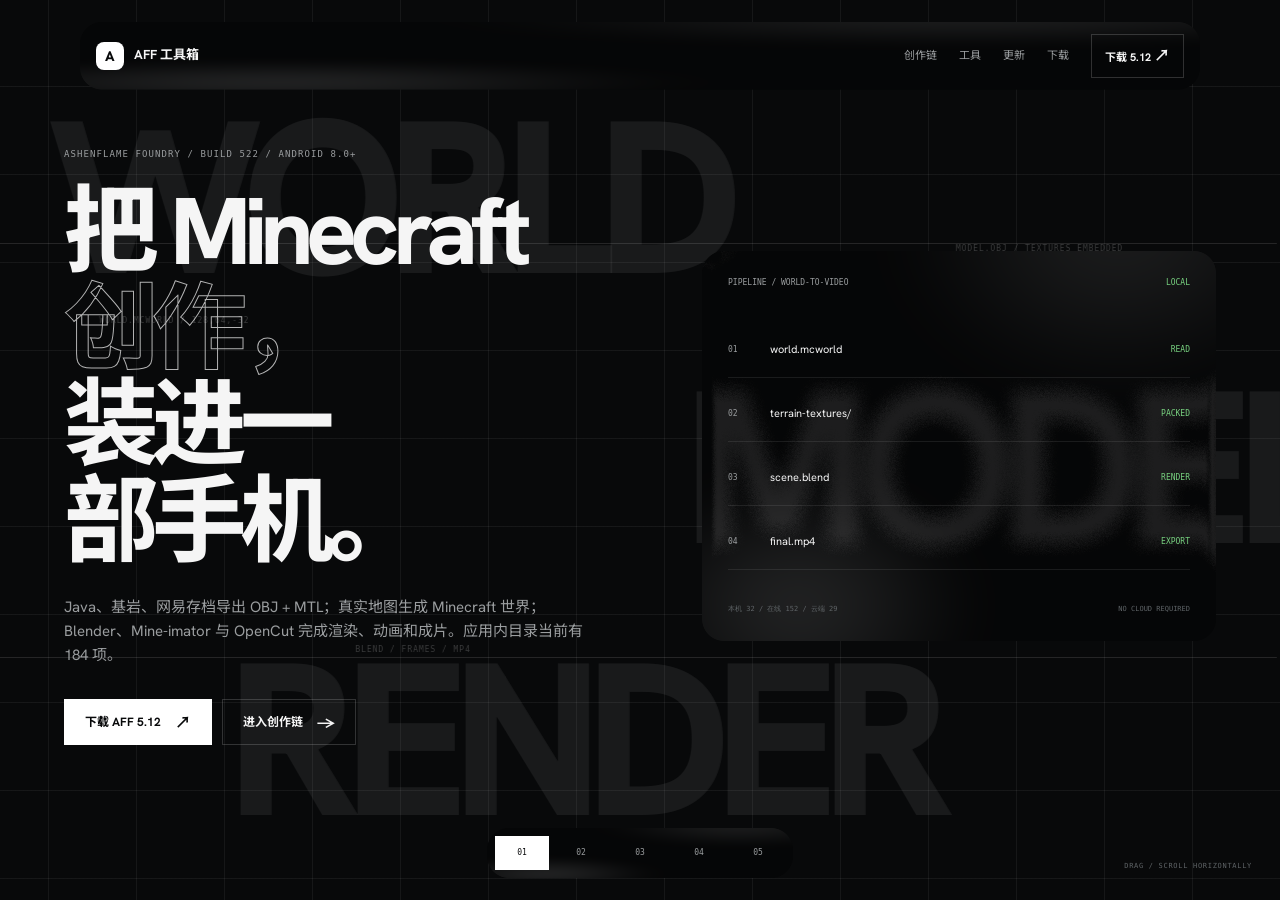
<file: index.html>
<!DOCTYPE html>
<html lang="zh-CN">
<head>
<meta charset="UTF-8">
<meta name="viewport" content="width=device-width, initial-scale=1.0, viewport-fit=cover">
<title>AFF 工具箱 — 我的世界工具箱｜存档转模型·渲染·剪辑（Android）</title>
<meta name="description" content="AFF 工具箱（AshenFlame Foundry）：Java、基岩、网易存档导出带贴图 OBJ，真实世界生成、Blender 离线渲染、Mine-imator 动画与 OpenCut 视频剪辑。Android 8.0+ 免费下载。">
<meta name="keywords" content="AFF工具箱, 我的世界工具箱, MC工具箱, 存档转模型, Minecraft OBJ导出, 基岩转Java, 离线种子地图, Blender手机渲染, 视频剪辑, MC创作工具">
<meta name="author" content="AshenFlame Foundry">
<meta name="msvalidate.01" content="213AA91B19479FCCCD53052372A404ED">
<link rel="canonical" href="https://151shi23.github.io/ACE-.github.io/">
<meta property="og:type" content="website">
<meta property="og:site_name" content="AFF 工具箱">
<meta property="og:title" content="AFF 工具箱 — 把 Minecraft 创作，装进一部手机。">
<meta property="og:description" content="存档导出、真实世界生成、Blender 渲染、Mine-imator 动画与 OpenCut 剪辑在同一台 Android 设备完成。">
<meta property="og:url" content="https://151shi23.github.io/ACE-.github.io/">
<meta property="og:locale" content="zh_CN">
<meta property="og:image" content="https://151shi23.github.io/ACE-.github.io/assets/toolbox-home.jpg">
<meta name="twitter:card" content="summary_large_image">
<meta name="theme-color" content="#08090a">
<link rel="icon" type="image/svg+xml" href="favicon.svg">
<link rel="preconnect" href="https://fonts.googleapis.com">
<link rel="preconnect" href="https://fonts.gstatic.com" crossorigin>
<link href="https://fonts.googleapis.com/css2?family=Hanken+Grotesk:wght@400;500;600;700;800&family=Noto+Sans+SC:wght@400;500;700;900&display=swap" rel="stylesheet">
<link rel="preload" href="assets/liquidGL.js" as="script">
<style>
:root{--bg:#08090a;--ink:#f5f5f5;--muted:#9a9d9f;--faint:#5f6467;--line:rgba(245,245,245,.18);--line-soft:rgba(245,245,245,.09);--green:#77d07f;--red:#ff7b72;--lens-z:30;--ease:cubic-bezier(.25,1,.5,1);--fast:150ms;--ui:200ms;--base:250ms;--slow:350ms;--entrance:600ms;--emphasis:900ms}
*{box-sizing:border-box;margin:0;padding:0}html,body{width:100%;height:100%;overflow:hidden}html{scroll-behavior:auto}body{background:var(--bg);color:var(--ink);font-family:"Hanken Grotesk","Noto Sans SC","PingFang SC","Microsoft YaHei",sans-serif;-webkit-font-smoothing:antialiased;-moz-osx-font-smoothing:grayscale;line-height:1.6}h1,h2,h3{text-wrap:balance;letter-spacing:-.045em;font-weight:750}p{text-wrap:pretty}a{color:inherit;text-decoration:none}button,input{font:inherit;color:inherit}button{background:none;border:0;cursor:pointer}img{display:block}::selection{background:#fff;color:#08090a}:focus-visible{outline:2px solid #fff;outline-offset:4px}.mono{font-family:ui-monospace,SFMono-Regular,Menlo,Consolas,monospace}.skip{position:fixed;left:16px;top:-80px;z-index:200;background:#fff;color:#08090a;padding:9px 14px}.skip:focus{top:12px}
.scene{position:fixed;inset:0;z-index:0;overflow:hidden;pointer-events:none;background:#08090a}.scene-grid{position:absolute;inset:-10%;background-image:linear-gradient(var(--line-soft) 1px,transparent 1px),linear-gradient(90deg,var(--line-soft) 1px,transparent 1px);background-size:88px 88px;opacity:.7}.scene-drift{position:absolute;inset:0;will-change:transform}.scene-word{position:absolute;white-space:nowrap;font-size:clamp(90px,17vw,250px);line-height:.82;font-weight:800;letter-spacing:-.08em;color:rgba(245,245,245,.075)}.scene-word.one{left:4vw;top:12vh}.scene-word.two{right:-4vw;top:42vh}.scene-word.three{left:18vw;bottom:8vh}.scene-label{position:absolute;font-family:ui-monospace,SFMono-Regular,Menlo,Consolas,monospace;font-size:8px;letter-spacing:.12em;color:rgba(245,245,245,.22);white-space:nowrap}.scene-label.a{left:8vw;top:35vh}.scene-label.b{right:12vw;top:27vh}.scene-label.c{left:28vw;bottom:27vh}.scene-rule{position:absolute;height:1px;background:rgba(245,245,245,.12)}.scene-rule.one{left:0;right:0;top:27vh}.scene-rule.two{left:0;right:0;top:73vh}.scene-rule.three{top:0;bottom:0;left:63vw}
.deck{position:fixed;inset:0;z-index:1;display:flex;overflow-x:auto;overflow-y:hidden;scroll-snap-type:x mandatory;scrollbar-width:none;-ms-overflow-style:none}.deck::-webkit-scrollbar{display:none}.panel{width:100vw;min-width:100vw;height:100dvh;flex:none;scroll-snap-align:start;scroll-snap-stop:always;padding:108px 64px 116px;display:flex;align-items:center}.panel-inner{width:min(1220px,100%);margin:0 auto;min-width:0}.panel-label{display:flex;align-items:center;gap:10px;font-family:ui-monospace,SFMono-Regular,Menlo,Consolas,monospace;font-size:9px;letter-spacing:.12em;color:var(--muted);margin-bottom:24px}.panel-label i{width:5px;height:5px;border-radius:50%;background:var(--green)}.panel-title{font-size:clamp(44px,5.4vw,76px);line-height:1.08}.panel-copy{font-size:15px;color:var(--muted);max-width:590px;margin-top:22px}
.lg{position:relative;z-index:var(--lens-z);border-radius:22px}.lg>*{position:relative;z-index:2;pointer-events:auto}.lg.nav-lens{position:fixed;top:22px;left:50%;transform:translateX(-50%);width:min(1120px,calc(100% - 44px));padding:12px 16px}.nav-content{display:flex;align-items:center;gap:22px}.brand{display:flex;align-items:center;gap:10px;white-space:nowrap}.brand-mark{width:28px;height:28px;border-radius:8px;background:#fff;color:#08090a;display:grid;place-items:center;font-size:14px;font-weight:800}.brand-name{font-size:13px;font-weight:700}.nav-links{display:flex;gap:22px;margin-left:auto}.nav-links button{font-size:11px;color:var(--muted);transition:color var(--base) var(--ease)}.nav-links button:hover,.nav-links button.active{color:var(--ink)}.nav-download{font-size:11px;font-weight:700;border:1px solid var(--line);padding:8px 13px;transition:background var(--base) var(--ease),color var(--base) var(--ease)}.nav-download:hover{background:#fff;color:#08090a}
.cover-grid{display:grid;grid-template-columns:minmax(0,1.05fr) minmax(390px,.95fr);gap:70px;align-items:center}.cover-overline{font-family:ui-monospace,SFMono-Regular,Menlo,Consolas,monospace;font-size:9px;letter-spacing:.12em;color:var(--muted);margin-bottom:22px}.cover-title{font-size:clamp(58px,7.4vw,104px);line-height:1.02;letter-spacing:-.075em}.cover-title span{display:block}.cover-title .outline{color:transparent;-webkit-text-stroke:1px rgba(245,245,245,.72)}.cover-subtitle{font-size:15px;color:var(--muted);max-width:530px;margin-top:26px}.cover-actions{display:flex;gap:10px;flex-wrap:wrap;margin-top:32px}.btn{min-height:46px;padding:0 20px;border:1px solid var(--line);display:inline-flex;align-items:center;gap:14px;font-size:12px;font-weight:700;transition:background var(--base) var(--ease),color var(--base) var(--ease),transform var(--base) var(--ease)}.btn:hover{transform:translateY(-1px)}.btn:active{transform:translateY(0) scale(.98)}.btn.solid{background:#fff;color:#08090a;border-color:#fff}.btn.solid:hover{background:var(--muted);color:#08090a}.btn.line:hover{background:rgba(255,255,255,.1)}.arrow{font-size:16px}.pipeline-card{min-height:390px;padding:26px;display:grid;grid-template-rows:auto 1fr auto}.pipeline-head{display:flex;justify-content:space-between;font-family:ui-monospace,SFMono-Regular,Menlo,Consolas,monospace;font-size:8px;color:var(--muted)}.pipeline-head span:last-child{color:var(--green)}.pipeline-list{display:grid;align-content:center;gap:10px}.pipeline-item{height:54px;display:grid;grid-template-columns:30px 1fr auto;align-items:center;gap:12px;border-bottom:1px solid var(--line-soft);font-size:11px}.pipeline-item b{font-family:ui-monospace,SFMono-Regular,Menlo,Consolas,monospace;font-size:8px;font-weight:500;color:var(--muted)}.pipeline-item em{font-style:normal;font-family:ui-monospace,SFMono-Regular,Menlo,Consolas,monospace;font-size:8px;color:var(--green)}.pipeline-foot{display:flex;justify-content:space-between;font-family:ui-monospace,SFMono-Regular,Menlo,Consolas,monospace;font-size:7px;color:var(--faint)}
.workflow-grid{display:grid;grid-template-columns:repeat(4,minmax(0,1fr));gap:14px;margin-top:38px}.workflow-card{min-height:300px;padding:22px;display:flex;flex-direction:column;justify-content:space-between}.workflow-number{font-family:ui-monospace,SFMono-Regular,Menlo,Consolas,monospace;font-size:10px;color:var(--muted)}.workflow-card h3{font-size:21px;margin-top:28px}.workflow-card p{font-size:11px;color:var(--muted);line-height:1.75;margin-top:10px}.workflow-format{font-family:ui-monospace,SFMono-Regular,Menlo,Consolas,monospace;font-size:7px;color:var(--ink);border-top:1px solid var(--line-soft);padding-top:12px}
.tools-layout{display:grid;grid-template-columns:minmax(0,.72fr) minmax(520px,1.28fr);gap:40px;align-items:end}.tools-panel{height:490px;padding:22px;display:grid;grid-template-rows:auto auto 1fr auto}.tools-search{height:44px;display:flex;align-items:center;gap:12px;border-bottom:1px solid var(--line)}.tools-search span{font-family:ui-monospace,SFMono-Regular,Menlo,Consolas,monospace;font-size:8px;color:var(--muted)}.tools-search input{width:100%;border:0;outline:0;background:transparent;font-size:12px}.tools-search input::placeholder{color:var(--faint)}.tools-filters{display:flex;gap:6px;margin:14px 0}.tools-filters button{height:30px;padding:0 11px;border:1px solid var(--line);font-size:9px;color:var(--muted);transition:background var(--ui) var(--ease),color var(--ui) var(--ease)}.tools-filters button.active{background:#fff;color:#08090a}.tools-list{overflow:auto;scrollbar-width:none}.tools-list::-webkit-scrollbar{display:none}.tool-row{min-height:58px;display:grid;grid-template-columns:32px 1fr auto;align-items:center;gap:12px;border-bottom:1px solid var(--line-soft);font-size:11px}.tool-row[hidden]{display:none}.tool-row b{font-family:ui-monospace,SFMono-Regular,Menlo,Consolas,monospace;font-size:7px;color:var(--faint);font-weight:500}.tool-row small{font-family:ui-monospace,SFMono-Regular,Menlo,Consolas,monospace;font-size:7px;color:var(--muted)}.tools-status{font-family:ui-monospace,SFMono-Regular,Menlo,Consolas,monospace;font-size:7px;color:var(--faint);padding-top:10px;border-top:1px solid var(--line-soft)}
.release-layout{display:grid;grid-template-columns:minmax(0,.8fr) minmax(520px,1.2fr);gap:70px;align-items:center}.release-number{font-size:clamp(130px,18vw,250px);line-height:.75;font-weight:800;letter-spacing:-.09em}.release-meta{font-family:ui-monospace,SFMono-Regular,Menlo,Consolas,monospace;font-size:8px;color:var(--muted);margin-top:20px}.release-card{min-height:360px;padding:28px;display:grid;align-content:center;gap:0}.release-item{padding:19px 0;border-bottom:1px solid var(--line-soft)}.release-item:last-child{border:0}.release-item span{font-family:ui-monospace,SFMono-Regular,Menlo,Consolas,monospace;font-size:7px;color:var(--green);letter-spacing:.1em}.release-item h3{font-size:16px;margin-top:7px}.release-item p{font-size:11px;color:var(--muted);margin-top:5px}
.download-layout{display:grid;grid-template-columns:minmax(0,1fr) minmax(360px,.85fr);gap:70px;align-items:center}.download-card{height:560px;padding:22px;display:grid;grid-template-columns:1fr;place-items:center}.download-card img{width:min(230px,100%);height:100%;object-fit:cover;object-position:top;border:1px solid var(--line)}.download-points{margin-top:32px;border-top:1px solid var(--line)}.download-point{display:grid;grid-template-columns:34px 1fr;gap:14px;padding:16px 0;border-bottom:1px solid var(--line-soft);font-size:11px}.download-point b{font-family:ui-monospace,SFMono-Regular,Menlo,Consolas,monospace;font-size:7px;color:var(--green);padding-top:3px}
.pager{position:fixed;left:50%;bottom:22px;transform:translateX(-50%);z-index:var(--lens-z);padding:8px}.pager-content{display:flex;gap:5px}.pager button{width:54px;height:34px;display:grid;place-items:center;font-family:ui-monospace,SFMono-Regular,Menlo,Consolas,monospace;font-size:8px;color:var(--muted);transition:background var(--ui) var(--ease),color var(--ui) var(--ease)}.pager button:hover,.pager button.active{background:#fff;color:#08090a}
.hint{position:fixed;right:28px;bottom:28px;z-index:10;font-family:ui-monospace,SFMono-Regular,Menlo,Consolas,monospace;font-size:7px;color:var(--faint);letter-spacing:.1em}.fallback-note{position:fixed;left:28px;bottom:28px;z-index:10;font-family:ui-monospace,SFMono-Regular,Menlo,Consolas,monospace;font-size:7px;color:var(--faint);opacity:0;transition:opacity var(--slow) var(--ease)}.fallback-note.show{opacity:1}
@media(max-width:1050px){.panel{padding:100px 34px 116px}.cover-grid,.tools-layout,.release-layout,.download-layout{grid-template-columns:1fr;gap:34px}.workflow-grid{grid-template-columns:repeat(2,1fr)}.pipeline-card{min-height:330px}.tools-panel{height:430px}.nav-links{gap:16px}.release-number{font-size:160px}}
@media(max-width:700px){.lg.nav-lens{top:10px;width:calc(100% - 20px);padding:8px 10px}.brand-name{font-size:11px}.nav-links{display:none}.nav-download{margin-left:auto;padding:7px 9px;font-size:10px}.panel{padding:112px 18px 126px}.panel-label{font-size:8px;margin-bottom:18px}.panel-title{font-size:36px}.panel-copy{font-size:12px}.cover-title{font-size:46px;line-height:1.04}.cover-overline{font-size:7px;margin-bottom:14px}.cover-subtitle{font-size:12px;margin-top:20px}.cover-actions{gap:8px}.cover-actions .btn{width:100%;justify-content:space-between}.workflow-grid{grid-template-columns:1fr;gap:10px}.workflow-card{min-height:190px;padding:18px}.workflow-card h3{font-size:17px;margin-top:10px}.workflow-card p{font-size:10px}.tools-layout{gap:24px}.tools-panel{height:430px;padding:14px}.release-layout{gap:24px}.release-number{font-size:110px}.release-card{min-height:320px;padding:18px}.release-item{padding:14px 0}.release-item h3{font-size:15px}.download-layout{gap:24px}.download-card{height:430px}.download-card img{width:190px}.download-points{margin-top:20px}.pager{bottom:10px}.pager button{width:44px;height:30px}.hint{right:14px;bottom:58px}.fallback-note{left:14px;bottom:58px}}
@media(prefers-reduced-motion:no-preference){.js .enter{opacity:0;transform:translateY(18px)}.js .enter.in{opacity:1;transform:none;transition:opacity var(--entrance) var(--ease),transform var(--entrance) var(--ease);transition-delay:calc(var(--i,0)*90ms)}}
@media(prefers-reduced-motion:reduce){.js .enter{opacity:1;transform:none}.scene-drift{transform:none!important}}
</style>
</head>
<body>
<a class="skip" href="#main">跳到主要内容</a>
<div class="scene" id="scene" aria-hidden="true">
  <div class="scene-grid"></div>
  <div class="scene-drift" id="sceneDrift">
    <span class="scene-word one">WORLD</span><span class="scene-word two">MODEL</span><span class="scene-word three">RENDER</span>
    <span class="scene-label a">WORLD.MCWORLD / 128,64,-32</span><span class="scene-label b">MODEL.OBJ / TEXTURES EMBEDDED</span><span class="scene-label c">BLEND / FRAMES / MP4</span>
    <span class="scene-rule one"></span><span class="scene-rule two"></span><span class="scene-rule three"></span>
  </div>
</div>
<header class="lg nav-lens" data-liquid-ignore><div class="nav-content">
  <a class="brand" href="#panel-0"><span class="brand-mark">A</span><span class="brand-name">AFF 工具箱</span></a>
  <nav class="nav-links" aria-label="横向导航"><button type="button" data-go="1">创作链</button><button type="button" data-go="2">工具</button><button type="button" data-go="3">更新</button><button type="button" data-go="4">下载</button></nav>
  <a class="nav-download" href="https://github.com/151shi23/AshenFlameFoundry/releases/download/v5.12/AshenFlameFoundry-5.12.apk" rel="noopener">下载 5.12 <span class="arrow">↗</span></a>
</div></header>
<main class="deck" id="main">
  <section class="panel" id="panel-0"><div class="panel-inner cover-grid">
    <div><div class="cover-overline">ASHENFLAME FOUNDRY / BUILD 522 / ANDROID 8.0+</div><h1 class="cover-title"><span>把 Minecraft</span><span class="outline">创作，</span><span>装进一部手机。</span></h1><p class="cover-subtitle">Java、基岩、网易存档导出 OBJ + MTL；真实地图生成 Minecraft 世界；Blender、Mine-imator 与 OpenCut 完成渲染、动画和成片。应用内目录当前有 184 项。</p><div class="cover-actions"><a class="btn solid" href="https://github.com/151shi23/AshenFlameFoundry/releases/download/v5.12/AshenFlameFoundry-5.12.apk" rel="noopener">下载 AFF 5.12 <span class="arrow">↗</span></a><button class="btn line" type="button" data-go="1">进入创作链 <span class="arrow">→</span></button></div></div>
    <div class="lg pipeline-card enter" style="--i:2"><div class="pipeline-head"><span>PIPELINE / WORLD-TO-VIDEO</span><span>LOCAL</span></div><div class="pipeline-list"><div class="pipeline-item"><b>01</b><span>world.mcworld</span><em>READ</em></div><div class="pipeline-item"><b>02</b><span>terrain-textures/</span><em>PACKED</em></div><div class="pipeline-item"><b>03</b><span>scene.blend</span><em>RENDER</em></div><div class="pipeline-item"><b>04</b><span>final.mp4</span><em>EXPORT</em></div></div><div class="pipeline-foot"><span>本机 32 / 在线 152 / 云端 29</span><span>NO CLOUD REQUIRED</span></div></div>
  </div></section>

  <section class="panel" id="panel-1"><div class="panel-inner"><div class="panel-label"><i></i>WORKFLOW / 4 STAGES</div><h2 class="panel-title">四个环节，产物直接接力。</h2><p class="panel-copy">导出结果可以进入渲染，渲染帧可以进入剪辑。工程、贴图与产物留在同一台设备。</p><div class="workflow-grid">
    <div class="lg workflow-card enter" style="--i:1"><span class="workflow-number">01</span><div><h3>存档导出</h3><p>Java、基岩、网易存档读取后输出带贴图模型。</p></div><span class="workflow-format">WORLD.DAT → OBJ + MTL</span></div>
    <div class="lg workflow-card enter" style="--i:2"><span class="workflow-number">02</span><div><h3>世界生成</h3><p>arnis 生成真实地图存档，cubiomes 离线查询结构。</p></div><span class="workflow-format">EARTH DATA → MCWORLD</span></div>
    <div class="lg workflow-card enter" style="--i:3"><span class="workflow-number">03</span><div><h3>离线渲染</h3><p>Blender 处理工程，Mine-imator 制作模型动作。</p></div><span class="workflow-format">.BLEND → PNG / FRAMES</span></div>
    <div class="lg workflow-card enter" style="--i:4"><span class="workflow-number">04</span><div><h3>剪辑出片</h3><p>OpenCut 多轨时间轴处理文字、动画并导出视频。</p></div><span class="workflow-format">TIMELINE → MP4</span></div>
  </div></div></section>

  <section class="panel" id="panel-2"><div class="panel-inner tools-layout"><div><div class="panel-label"><i></i>LOCAL TOOL INDEX</div><h2 class="panel-title">26 个核心本地工具。</h2><p class="panel-copy">页面列出 26 个核心工具；应用内目录当前共 184 项，其中本机 32、在线 152、云端上架 29。</p></div><div class="lg tools-panel enter"><div class="tools-search"><span>SEARCH</span><input id="toolSearch" type="search" placeholder="存档 / 渲染 / 模型 / 剪辑" aria-label="搜索本地工具" autocomplete="off"></div><div class="tools-filters"><button class="active" type="button" data-tag="all">全部</button><button type="button" data-tag="free">免费</button><button type="button" data-tag="limit">激活码</button><button type="button" data-tag="paid">白名单</button></div><div class="tools-list" id="toolList">
    <div class="tool-row" data-tag="free"><b>01</b><span>存档导出</span><small>免费</small></div><div class="tool-row" data-tag="free"><b>02</b><span>网易存档解密</span><small>免费</small></div><div class="tool-row" data-tag="free"><b>03</b><span>真实世界生成</span><small>免费</small></div><div class="tool-row" data-tag="limit"><b>04</b><span>Mine-imator 动画</span><small>1 码 1 次</small></div><div class="tool-row" data-tag="limit"><b>05</b><span>文件修复</span><small>1 码 1 次</small></div><div class="tool-row" data-tag="free"><b>06</b><span>格式转换</span><small>免费</small></div><div class="tool-row" data-tag="free"><b>07</b><span>Blender 渲染</span><small>免费</small></div><div class="tool-row" data-tag="free"><b>08</b><span>莱茵生命终端</span><small>免费</small></div><div class="tool-row" data-tag="free"><b>09</b><span>云间列车</span><small>免费</small></div><div class="tool-row" data-tag="paid"><b>10</b><span>视频剪辑</span><small>白名单</small></div><div class="tool-row" data-tag="limit"><b>11</b><span>剪辑标识清除</span><small>1 码 1 次</small></div><div class="tool-row" data-tag="free"><b>12</b><span>基岩 → Java</span><small>免费</small></div><div class="tool-row" data-tag="free"><b>13</b><span>3D 预览</span><small>免费</small></div><div class="tool-row" data-tag="limit"><b>14</b><span>图片转模型</span><small>1 码 1 次</small></div><div class="tool-row" data-tag="free"><b>15</b><span>bb 模型转 OBJ</span><small>免费</small></div><div class="tool-row" data-tag="free"><b>16</b><span>粒子编辑器</span><small>免费</small></div><div class="tool-row" data-tag="free"><b>17</b><span>Blockbench</span><small>免费</small></div><div class="tool-row" data-tag="free"><b>18</b><span>AI 动画助手</span><small>免费</small></div><div class="tool-row" data-tag="free"><b>19</b><span>离线种子地图</span><small>免费</small></div><div class="tool-row" data-tag="free"><b>20</b><span>像素地图存档</span><small>免费</small></div><div class="tool-row" data-tag="free"><b>21</b><span>颜色代码</span><small>免费</small></div><div class="tool-row" data-tag="free"><b>22</b><span>GIF 工具</span><small>免费</small></div><div class="tool-row" data-tag="free"><b>23</b><span>风景增强</span><small>免费</small></div><div class="tool-row" data-tag="limit"><b>24</b><span>串词工具箱</span><small>1 码 1 次</small></div><div class="tool-row" data-tag="free"><b>25</b><span>寂零快跑</span><small>免费</small></div><div class="tool-row" data-tag="limit"><b>26</b><span>P3D 工程工具</span><small>1 码 1 次</small></div>
  </div><div class="tools-status" id="toolsStatus">SHOWING 26 / 26</div></div></div></section>

  <section class="panel" id="panel-3"><div class="panel-inner release-layout"><div><div class="panel-label"><i></i>WORLD LOG</div><div class="release-number">5.12</div><div class="release-meta">VERSION CODE 522 / ANDROID 8.0+ / 覆盖安装</div></div><div class="lg release-card enter"><div class="release-item"><span>NEW</span><h3>剪辑标识清除</h3><p>命中元数据盒原地作废，不转码，画面与音频字节不变。</p></div><div class="release-item"><span>FIX</span><h3>白名单页面修复</h3><p>修复整页空白与视频剪辑入口不显示，角标与实际闸门对齐。</p></div><div class="release-item"><span>CONVERT</span><h3>.blend 格式转换</h3><p>新增 .blend → GLB / OBJ / STL，处理过程保持本地完成。</p></div></div></div></section>

  <section class="panel" id="panel-4"><div class="panel-inner download-layout"><div><div class="panel-label"><i></i>INSTALL / GPL-3.0</div><h2 class="panel-title">工程与产物留在本机，换设备时再接续。</h2><p class="panel-copy">覆盖安装保留工程、相册产物与登录态。安装包校验值与完整更新记录放在 GitHub Releases。</p><div class="cover-actions"><a class="btn solid" href="https://github.com/151shi23/AshenFlameFoundry/releases/download/v5.12/AshenFlameFoundry-5.12.apk" rel="noopener">下载 Android APK <span class="arrow">↗</span></a><a class="btn line" href="https://github.com/151shi23/AshenFlameFoundry/releases" rel="noopener">查看全部版本 <span class="arrow">→</span></a></div><div class="download-points"><div class="download-point"><b>01</b><span>核心本地工具离线优先。</span></div><div class="download-point"><b>02</b><span>少数重度功能按激活码或白名单开放。</span></div><div class="download-point"><b>03</b><span>源码遵循 GPL-3.0。</span></div></div></div><div class="lg download-card enter"><img src="assets/toolbox-home.jpg" alt="AFF 工具箱安卓实机首页，包含搜索、快捷访问与工具分类" width="800" height="1732" loading="lazy"></div></div></section>
</main>
<nav class="lg pager" aria-label="面板导航"><div class="pager-content"><button type="button" class="active" data-go="0">01</button><button type="button" data-go="1">02</button><button type="button" data-go="2">03</button><button type="button" data-go="3">04</button><button type="button" data-go="4">05</button></div></nav>
<div class="hint">DRAG / SCROLL HORIZONTALLY</div>
<div class="fallback-note" id="fallbackNote">LIQUIDGL CSS FALLBACK ACTIVE</div>
<script>document.documentElement.classList.add("js")</script>
<script src="assets/liquidGL.js" defer></script>
<script defer>
(function(){
"use strict";
var deck=document.getElementById("main"),pager=document.getElementById("pager"),fallback=document.getElementById("fallbackNote"),drift=document.getElementById("sceneDrift"),search=document.getElementById("toolSearch"),status=document.getElementById("toolsStatus"),rows=Array.prototype.slice.call(document.querySelectorAll(".tool-row")),filters=Array.prototype.slice.call(document.querySelectorAll(".tools-filters button")),tag="all",reduced=window.matchMedia("(prefers-reduced-motion: reduce)").matches;
function panelIndex(){return Math.max(0,Math.min(4,Math.round(deck.scrollLeft/window.innerWidth)))}
function goTo(index){index=Math.max(0,Math.min(4,index));deck.scrollTo({left:index*window.innerWidth,behavior:reduced?"auto":"smooth"});update()}
function update(){var index=panelIndex();document.querySelectorAll("[data-go]").forEach(function(button){button.classList.toggle("active",Number(button.dataset.go)===index)});if(!reduced)drift.style.transform="translate3d("+(-deck.scrollLeft*.06)+"px,0,0)"}
deck.addEventListener("scroll",update,{passive:true});
window.addEventListener("resize",function(){deck.scrollTo({left:panelIndex()*window.innerWidth,behavior:"auto"});update()},{passive:true});
deck.addEventListener("wheel",function(e){if(Math.abs(e.deltaY)<=Math.abs(e.deltaX))return;e.preventDefault();deck.scrollLeft+=e.deltaY},{passive:false});
document.addEventListener("keydown",function(e){if(e.target.matches("input"))return;if(e.key==="ArrowRight")goTo(panelIndex()+1);if(e.key==="ArrowLeft")goTo(panelIndex()-1)});
document.querySelectorAll("[data-go]").forEach(function(button){button.addEventListener("click",function(){goTo(Number(button.dataset.go))})});
function applyTools(){var q=search.value.trim().toLowerCase(),shown=0;rows.forEach(function(row){var show=(tag==="all"||row.dataset.tag===tag)&&(!q||row.textContent.toLowerCase().indexOf(q)>-1);row.hidden=!show;if(show)shown++});status.textContent="SHOWING "+String(shown).padStart(2,"0")+" / 26"+(shown===0?" — NO MATCH":"")}
filters.forEach(function(button){button.addEventListener("click",function(){tag=button.dataset.tag;filters.forEach(function(x){x.classList.toggle("active",x===button)});applyTools()})});search.addEventListener("input",applyTools);applyTools();
if("IntersectionObserver" in window&&!reduced){var io=new IntersectionObserver(function(entries){entries.forEach(function(e){if(e.isIntersecting){e.target.classList.add("in");io.unobserve(e.target)}})},{root:deck,threshold:.2});document.querySelectorAll(".enter").forEach(function(el){io.observe(el)})}else{document.querySelectorAll(".enter").forEach(function(el){el.classList.add("in")})}
function initLiquidGL(){
  if(typeof liquidGL!=="function"){fallback.classList.add("show");return}
  try{
    var isSmall=window.innerWidth<=700;
    var lenses=liquidGL({target:".lg",snapshot:"#scene",engine:isSmall?"webgl2":"auto",resolution:isSmall?1:1.35,refraction:.0025,aberration:.0015,bevelDepth:.038,bevelWidth:.135,frost:isSmall?5:4.4,shadow:false,specular:true,reveal:"none",tilt:false,draggable:false,interaction:"none",magnify:1,tint:"rgba(8,9,10,.34)",zIndex:30,on:{init:function(){fallback.classList.remove("show")}}});
    setTimeout(function(){if(!window.__liquidGLRenderer__)fallback.classList.add("show")},3500);
    liquidGL.syncWith();
    liquidGL.registerDynamic("#sceneDrift");
    if(!reduced){var x=0;function move(){x-=.18;if(x<-1200)x=0;drift.style.transform="translate3d("+x+"px,0,0)";requestAnimationFrame(move)}requestAnimationFrame(move)}
  }catch(error){fallback.classList.add("show");console.warn("liquidGL fallback",error)}
}
window.addEventListener("load",function(){setTimeout(initLiquidGL,120)});
update();
})();
</script>
</body>
</html>
</file>
